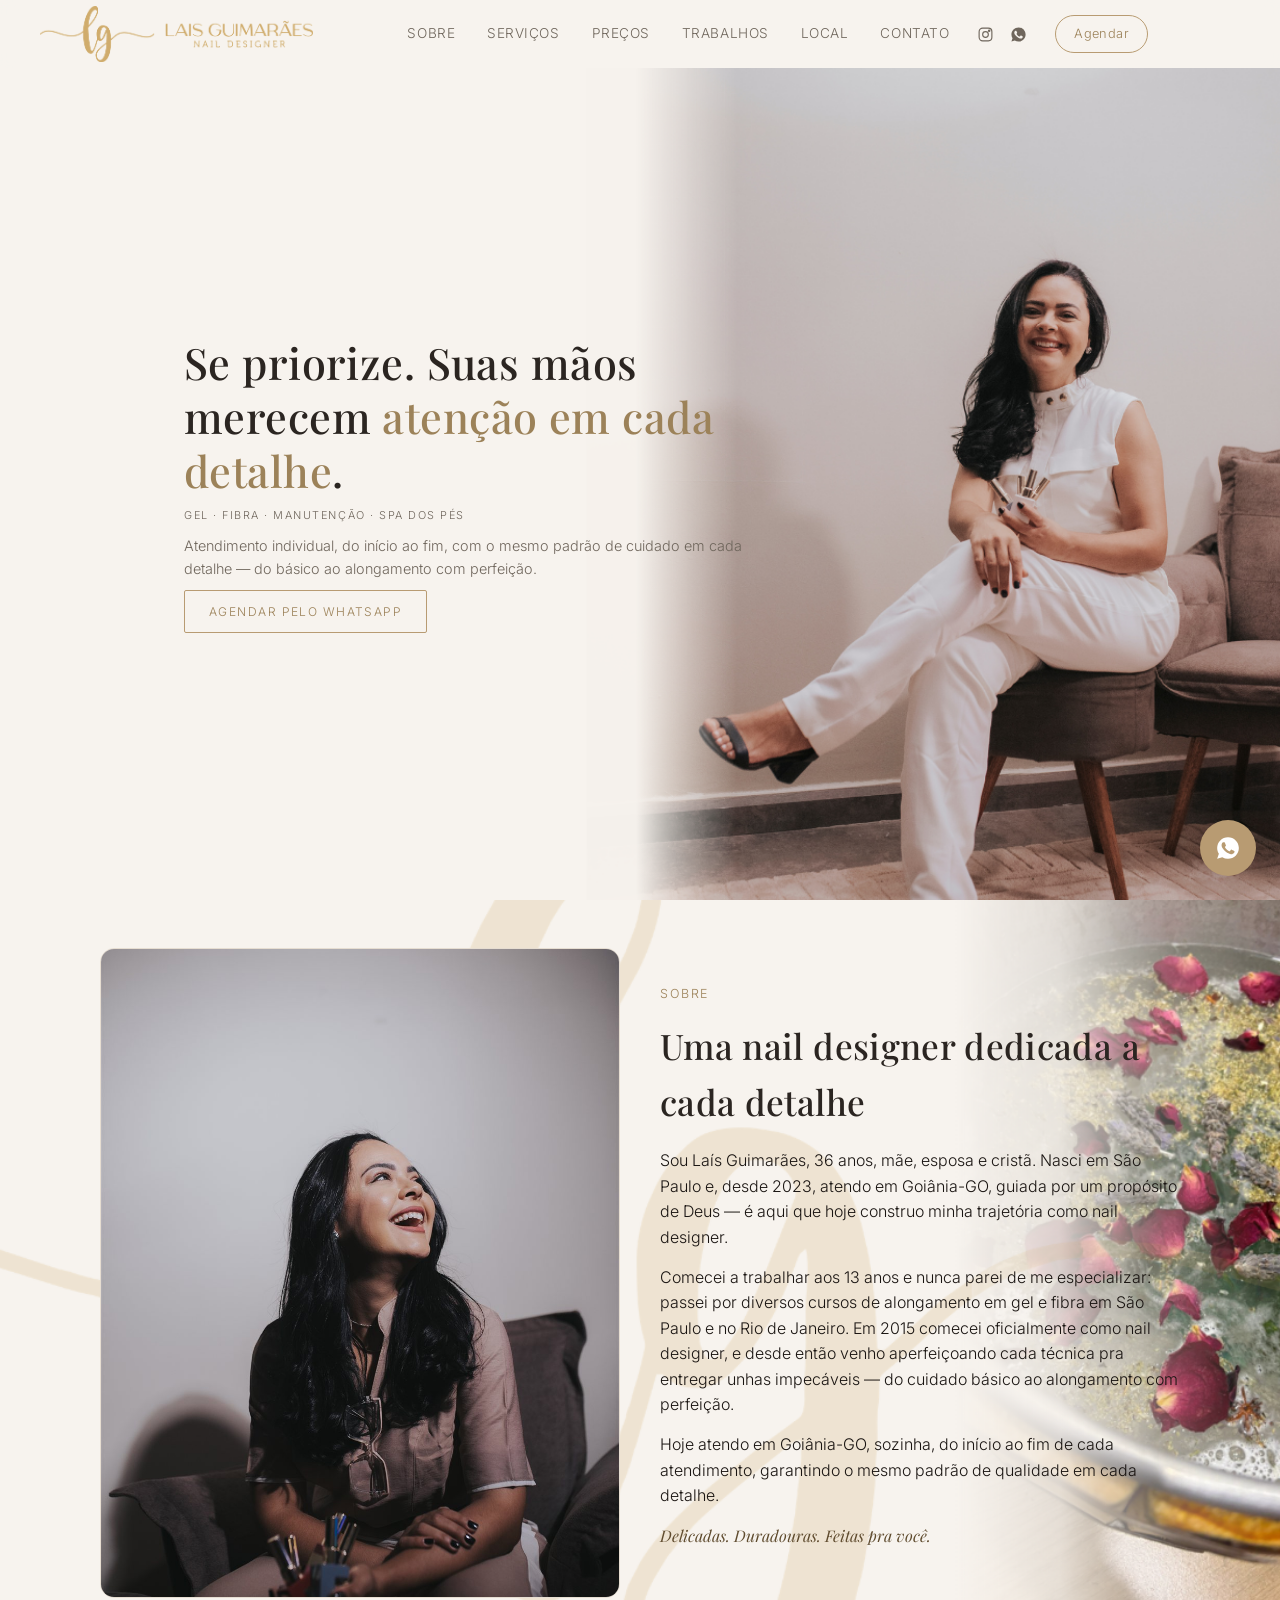
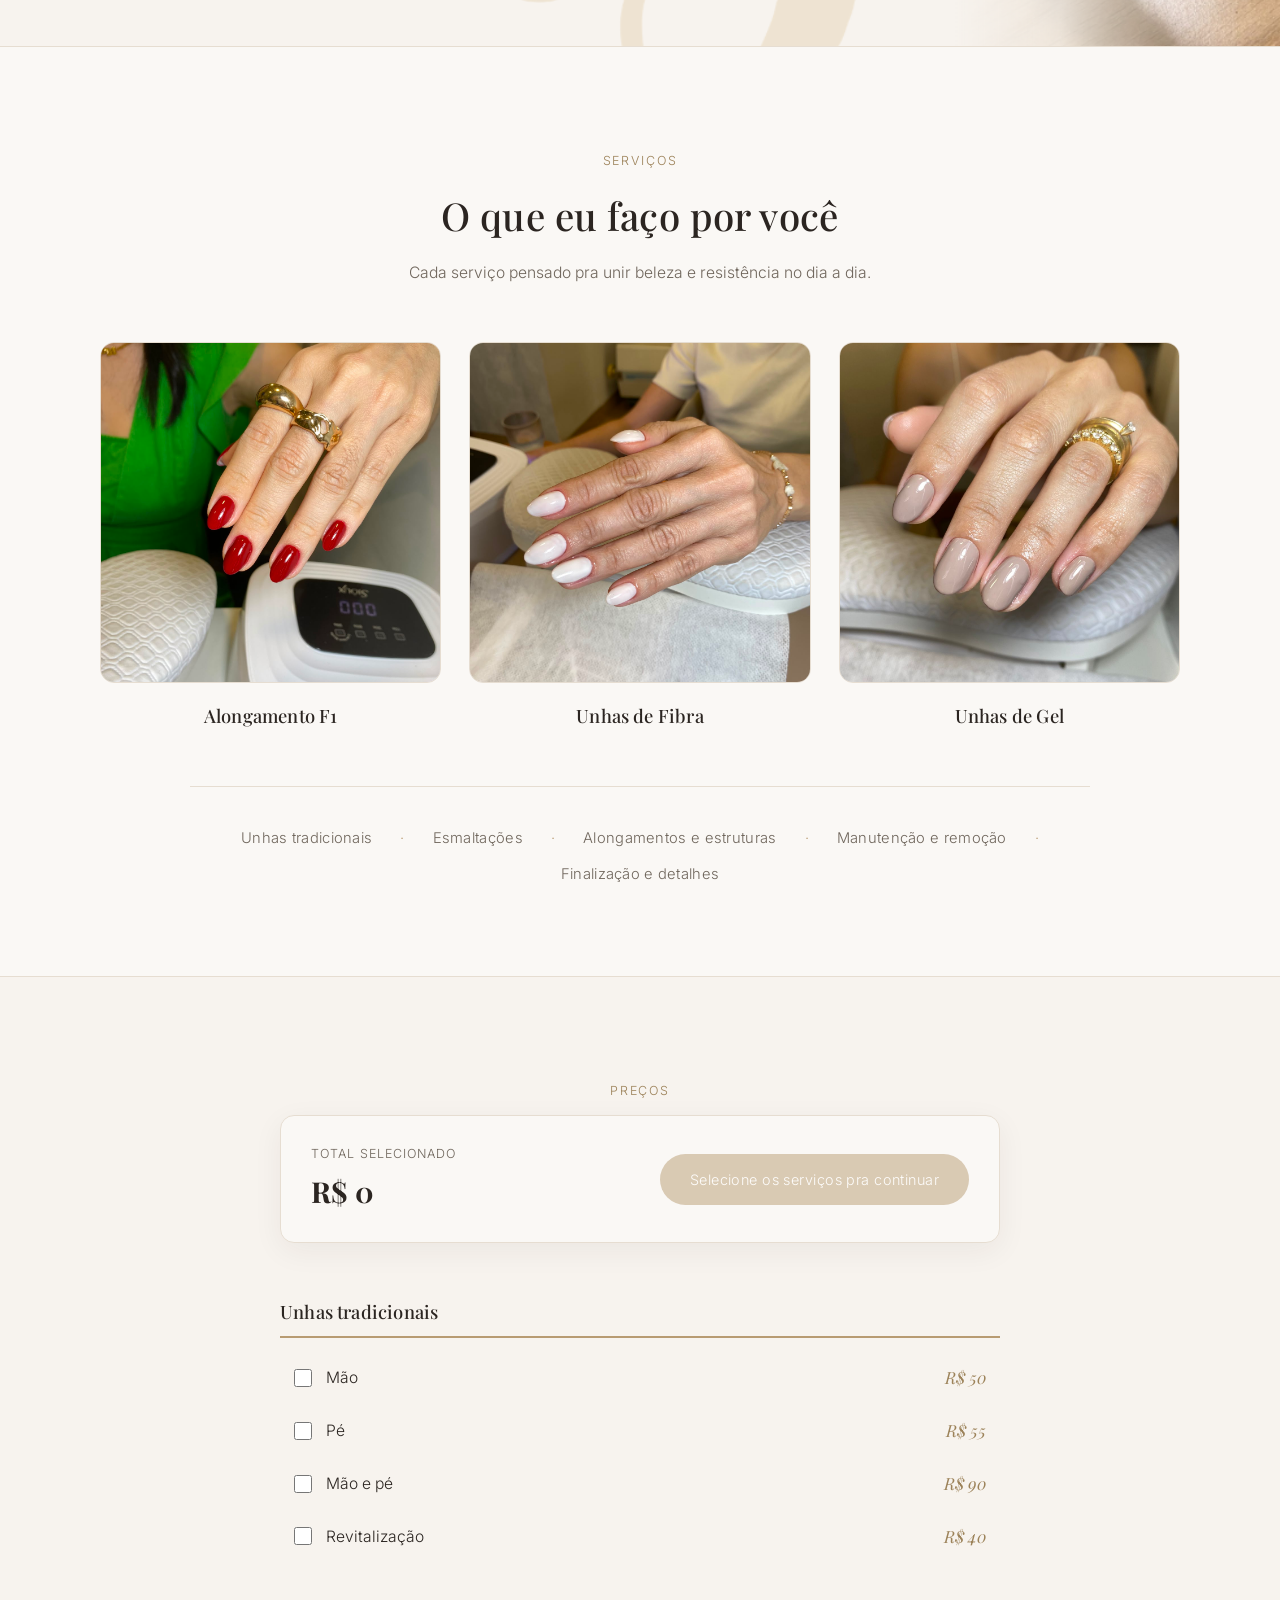
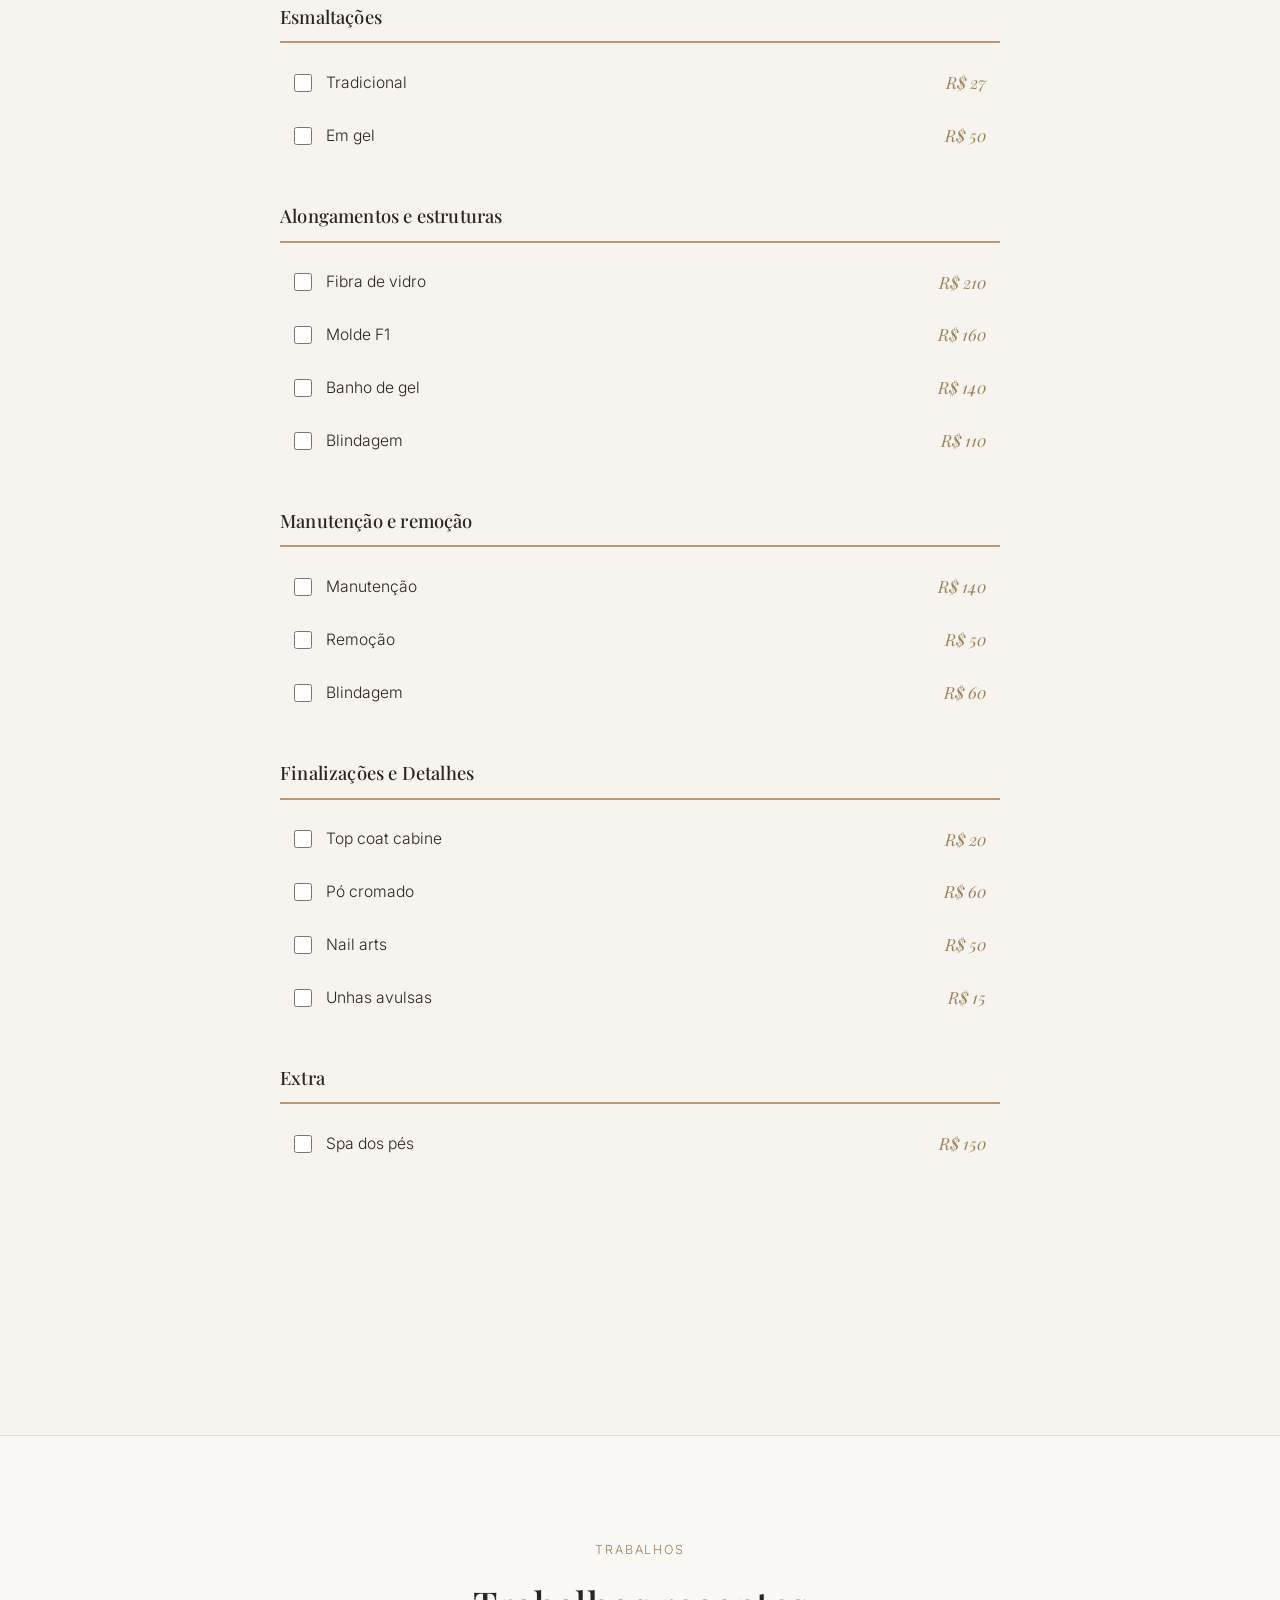
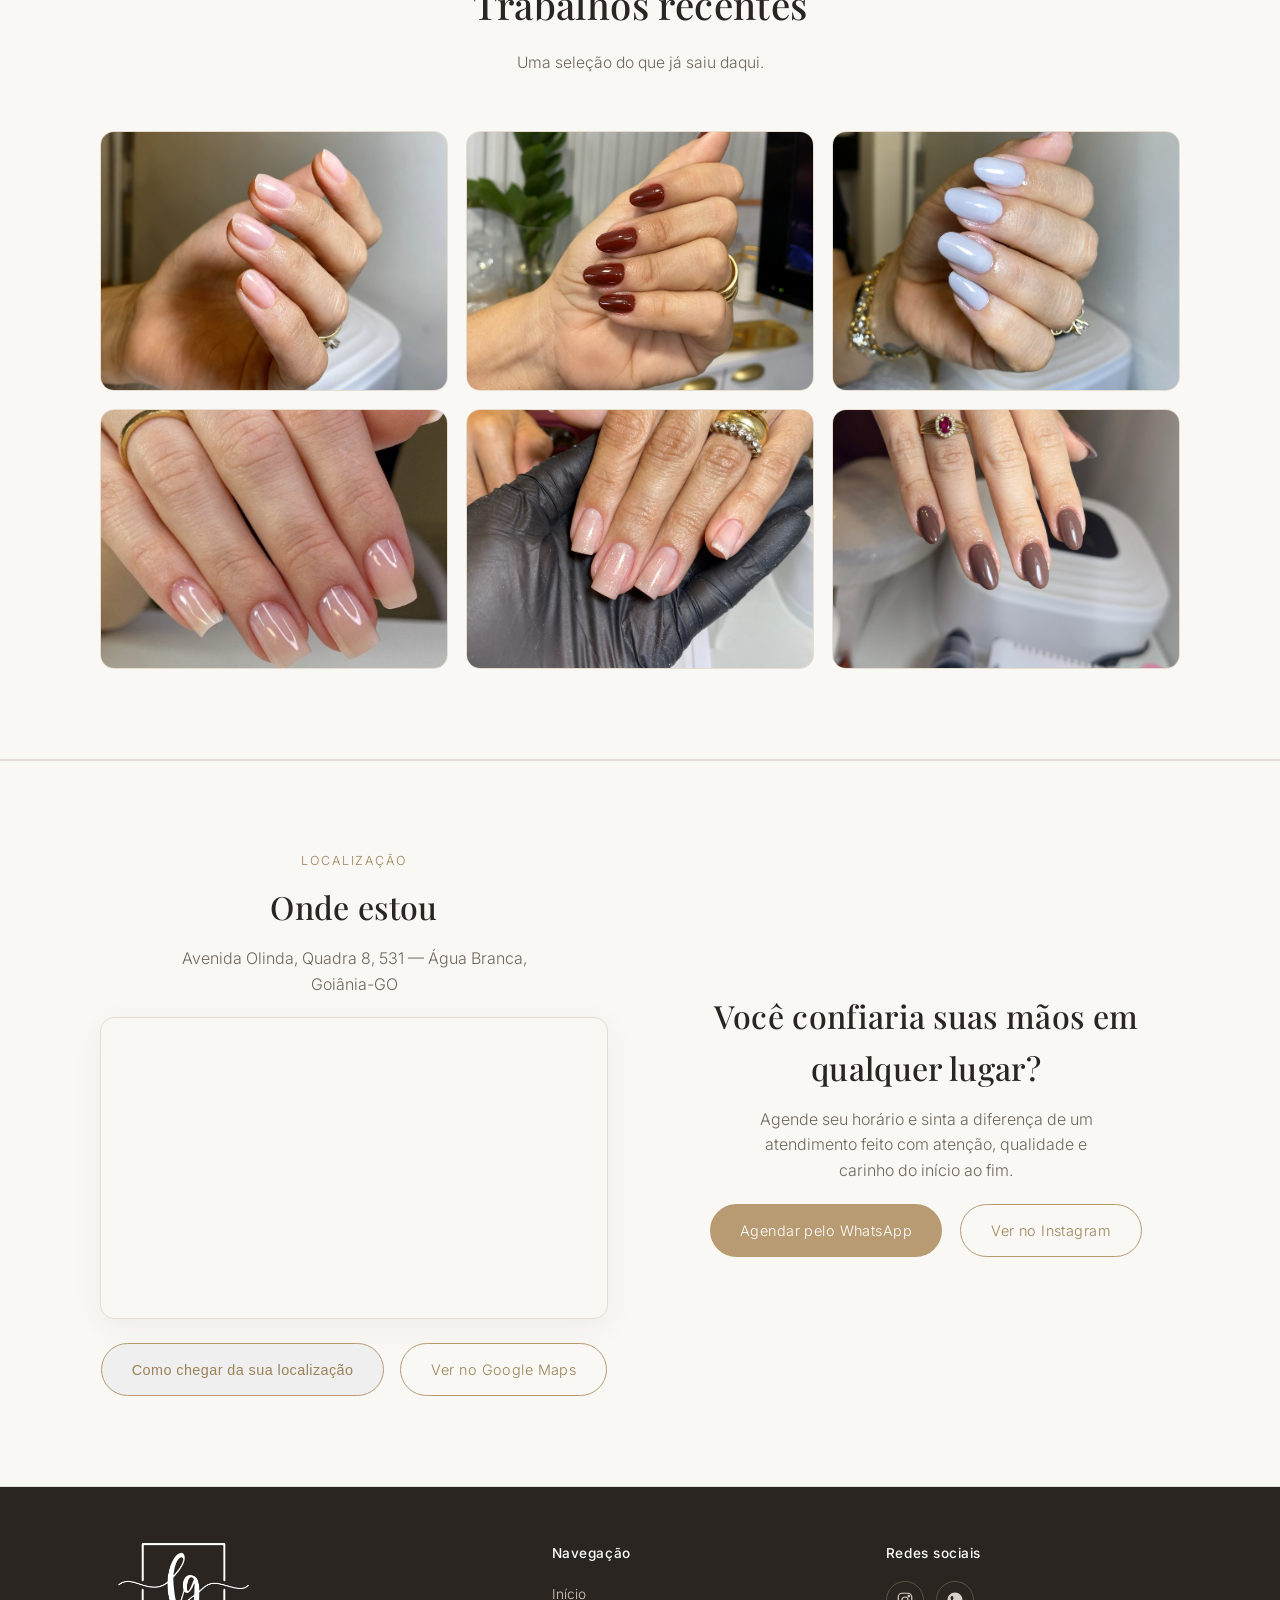
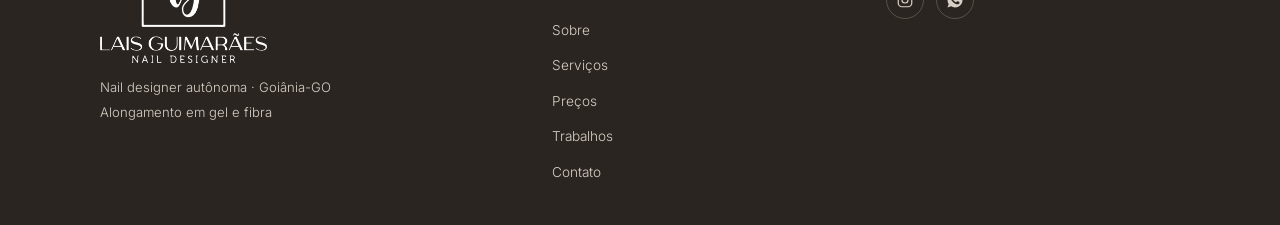
<file: index.html>
<!DOCTYPE html>
<html lang="pt-BR">
<head>
  <meta charset="UTF-8">
  <meta name="viewport" content="width=device-width, initial-scale=1.0">
  <title>Lais Guimarães Nail Design | Alongamento em Gel e Fibra, Spa dos Pés em Goiânia</title>
  <meta name="description" content="Alongamento em gel e fibra, manutenção e spa dos pés. Nail designer autônoma em Goiânia-GO. Agende pelo WhatsApp.">
  <link rel="stylesheet" href="css/styles.css">
</head>
<body>

  <header>
    <nav class="nav">
      <a href="#" class="logo">
        <img src="img/logo.png" alt="" class="logo-img">
        <img src="img/logo-nome.png" alt="Lais Guimarães Nail Designer" class="logo-nome-img">
      </a>
      <ul class="nav-links" id="nav-links">
        <li><a href="#sobre">Sobre</a></li>
        <li><a href="#servicos">Serviços</a></li>
        <li><a href="#precos">Preços</a></li>
        <li><a href="#portfolio">Trabalhos</a></li>
        <li><a href="#localizacao">Local</a></li>
        <li><a href="#contato">Contato</a></li>
      </ul>
      <div class="nav-social">
        <a href="https://www.instagram.com/laisguimaraesnail/" target="_blank" rel="noopener" aria-label="Instagram">
          <svg width="17" height="17" viewBox="0 0 24 24" fill="none" stroke="currentColor" stroke-width="1.6"><rect x="3" y="3" width="18" height="18" rx="5"/><circle cx="12" cy="12" r="4"/><circle cx="17.2" cy="6.8" r="1"/></svg>
        </a>
        <a href="https://wa.me/5514997321869?text=Oi%2C%20vim%20do%20seu%20site%20e%20gostaria%20de%20agendar%20um%20hor%C3%A1rio" target="_blank" rel="noopener" aria-label="WhatsApp">
          <svg width="17" height="17" viewBox="0 0 24 24" fill="currentColor"><path d="M12.01 2C6.48 2 2 6.48 2 12.01c0 1.99.58 3.84 1.58 5.4L2 22l4.72-1.55a9.96 9.96 0 0 0 5.29 1.53h.01c5.52 0 10-4.48 10-10S17.53 2 12.01 2Zm5.85 14.24c-.25.7-1.45 1.34-2 1.42-.51.08-1.15.11-1.86-.12-.43-.14-.98-.32-1.68-.63-2.96-1.28-4.89-4.25-5.04-4.45-.15-.2-1.2-1.6-1.2-3.05 0-1.45.76-2.16 1.03-2.46.27-.3.59-.37.78-.37.2 0 .39 0 .56.01.18.01.42-.07.66.5.25.6.84 2.06.91 2.21.08.15.13.32.02.52-.1.2-.15.32-.3.49-.15.17-.31.38-.44.51-.15.15-.3.31-.13.6.17.3.76 1.25 1.63 2.02 1.12 1 2.06 1.31 2.36 1.46.3.15.47.13.65-.08.17-.2.73-.85.93-1.14.2-.3.4-.24.66-.15.27.1 1.72.81 2.01.96.3.15.49.22.56.35.08.13.08.72-.17 1.41Z"/></svg>
        </a>
      </div>
      <a href="https://wa.me/5514997321869?text=Oi%2C%20vim%20do%20seu%20site%20e%20gostaria%20de%20agendar%20um%20hor%C3%A1rio" class="nav-cta" id="nav-cta" target="_blank" rel="noopener">Agendar</a>
      <button class="menu-toggle" id="menu-toggle" aria-label="Abrir menu">&#9776;</button>
    </nav>
  </header>

  <section class="hero" role="img" aria-label="Lais Guimarães, nail designer">
    <div class="hero-text">
      <h1>Se priorize. Suas mãos merecem <span class="accent">atenção em cada detalhe</span>.</h1>
      <p class="hero-tags">GEL &middot; FIBRA &middot; MANUTENÇÃO &middot; SPA DOS PÉS</p>
      <p class="hero-desc">Atendimento individual, do início ao fim, com o mesmo padrão de cuidado em cada detalhe — do básico ao alongamento com perfeição.</p>
      <a href="https://wa.me/5514997321869?text=Oi%2C%20vim%20do%20seu%20site%20e%20gostaria%20de%20agendar%20um%20hor%C3%A1rio" class="btn btn-outline-lg" target="_blank" rel="noopener">Agendar pelo WhatsApp</a>
    </div>
  </section>

  <section id="sobre">
    <div class="sobre">
      <img src="img/sobre-retrato.jpg" alt="Laís Guimarães, nail designer" class="sobre-foto" loading="lazy">
      <div class="sobre-texto">
        <p class="eyebrow">Sobre</p>
        <h2>Uma nail designer dedicada a cada detalhe</h2>
        <p>Sou Laís Guimarães, 36 anos, mãe, esposa e cristã. Nasci em São Paulo e, desde 2023, atendo em Goiânia-GO, guiada por um propósito de Deus — é aqui que hoje construo minha trajetória como nail designer.</p>
        <p>Comecei a trabalhar aos 13 anos e nunca parei de me especializar: passei por diversos cursos de alongamento em gel e fibra em São Paulo e no Rio de Janeiro. Em 2015 comecei oficialmente como nail designer, e desde então venho aperfeiçoando cada técnica pra entregar unhas impecáveis — do cuidado básico ao alongamento com perfeição.</p>
        <p>Hoje atendo em Goiânia-GO, sozinha, do início ao fim de cada atendimento, garantindo o mesmo padrão de qualidade em cada detalhe.</p>
        <p class="italic-accent">Delicadas. Duradouras. Feitas pra você.</p>
      </div>
    </div>
  </section>

  <section id="servicos" style="background:var(--bg-alt); border-top:1px solid var(--border); border-bottom:1px solid var(--border);">
    <div class="section-head">
      <p class="eyebrow">Serviços</p>
      <h2>O que eu faço por você</h2>
      <p>Cada serviço pensado pra unir beleza e resistência no dia a dia.</p>
    </div>
    <div class="servicos-destaque">
      <div class="servico-destaque-card">
        <img src="img/servico-f1.jpg" alt="Alongamento F1" class="servico-destaque-img" loading="lazy">
        <h3>Alongamento F1</h3>
      </div>
      <div class="servico-destaque-card">
        <img src="img/servico-fibra.jpg" alt="Unhas de Fibra" class="servico-destaque-img" loading="lazy">
        <h3>Unhas de Fibra</h3>
      </div>
      <div class="servico-destaque-card">
        <img src="img/servico-gel.jpg" alt="Unhas de Gel" class="servico-destaque-img" loading="lazy">
        <h3>Unhas de Gel</h3>
      </div>
    </div>

    <ul class="servicos-lista">
      <li>Unhas tradicionais</li>
      <li>Esmaltações</li>
      <li>Alongamentos e estruturas</li>
      <li>Manutenção e remoção</li>
      <li>Finalização e detalhes</li>
    </ul>
  </section>

  <section id="precos">
    <div class="section-head">
      <p class="eyebrow">Preços</p>
      <h2>Investimento por serviço</h2>
      <p>Selecione os serviços que quer fazer e já veja o total — depois é só continuar pro WhatsApp com o orçamento pronto.</p>
    </div>

    <form id="precos-form" class="precos-categorias">
      <div class="precos-categoria">
        <h3>Unhas tradicionais</h3>
        <div class="precos-lista">
          <label class="preco-item"><input type="checkbox" class="preco-check" data-label="Mão" data-price="50"><span class="preco-item-nome">Mão</span><span class="preco-item-valor">R$ 50</span></label>
          <label class="preco-item"><input type="checkbox" class="preco-check" data-label="Pé" data-price="55"><span class="preco-item-nome">Pé</span><span class="preco-item-valor">R$ 55</span></label>
          <label class="preco-item"><input type="checkbox" class="preco-check" data-label="Mão e pé" data-price="90"><span class="preco-item-nome">Mão e pé</span><span class="preco-item-valor">R$ 90</span></label>
          <label class="preco-item"><input type="checkbox" class="preco-check" data-label="Revitalização" data-price="40"><span class="preco-item-nome">Revitalização</span><span class="preco-item-valor">R$ 40</span></label>
        </div>
      </div>

      <div class="precos-categoria">
        <h3>Esmaltações</h3>
        <div class="precos-lista">
          <label class="preco-item"><input type="checkbox" class="preco-check" data-label="Esmaltação tradicional" data-price="27"><span class="preco-item-nome">Tradicional</span><span class="preco-item-valor">R$ 27</span></label>
          <label class="preco-item"><input type="checkbox" class="preco-check" data-label="Esmaltação em gel" data-price="50"><span class="preco-item-nome">Em gel</span><span class="preco-item-valor">R$ 50</span></label>
        </div>
      </div>

      <div class="precos-categoria">
        <h3>Alongamentos e estruturas</h3>
        <div class="precos-lista">
          <label class="preco-item"><input type="checkbox" class="preco-check" data-label="Fibra de vidro" data-price="210"><span class="preco-item-nome">Fibra de vidro</span><span class="preco-item-valor">R$ 210</span></label>
          <label class="preco-item"><input type="checkbox" class="preco-check" data-label="Molde F1" data-price="160"><span class="preco-item-nome">Molde F1</span><span class="preco-item-valor">R$ 160</span></label>
          <label class="preco-item"><input type="checkbox" class="preco-check" data-label="Banho de gel" data-price="140"><span class="preco-item-nome">Banho de gel</span><span class="preco-item-valor">R$ 140</span></label>
          <label class="preco-item"><input type="checkbox" class="preco-check" data-label="Blindagem" data-price="110"><span class="preco-item-nome">Blindagem</span><span class="preco-item-valor">R$ 110</span></label>
        </div>
      </div>

      <div class="precos-categoria">
        <h3>Manutenção e remoção</h3>
        <div class="precos-lista">
          <label class="preco-item"><input type="checkbox" class="preco-check" data-label="Manutenção" data-price="140"><span class="preco-item-nome">Manutenção</span><span class="preco-item-valor">R$ 140</span></label>
          <label class="preco-item"><input type="checkbox" class="preco-check" data-label="Remoção" data-price="50"><span class="preco-item-nome">Remoção</span><span class="preco-item-valor">R$ 50</span></label>
          <label class="preco-item"><input type="checkbox" class="preco-check" data-label="Blindagem (manutenção)" data-price="60"><span class="preco-item-nome">Blindagem</span><span class="preco-item-valor">R$ 60</span></label>
        </div>
      </div>

      <div class="precos-categoria">
        <h3>Finalizações e Detalhes</h3>
        <div class="precos-lista">
          <label class="preco-item"><input type="checkbox" class="preco-check" data-label="Top coat cabine" data-price="20"><span class="preco-item-nome">Top coat cabine</span><span class="preco-item-valor">R$ 20</span></label>
          <label class="preco-item"><input type="checkbox" class="preco-check" data-label="Pó cromado" data-price="60"><span class="preco-item-nome">Pó cromado</span><span class="preco-item-valor">R$ 60</span></label>
          <label class="preco-item"><input type="checkbox" class="preco-check" data-label="Nail arts" data-price="50"><span class="preco-item-nome">Nail arts</span><span class="preco-item-valor">R$ 50</span></label>
          <label class="preco-item"><input type="checkbox" class="preco-check" data-label="Unhas avulsas" data-price="15"><span class="preco-item-nome">Unhas avulsas</span><span class="preco-item-valor">R$ 15</span></label>
        </div>
      </div>

      <div class="precos-categoria">
        <h3>Extra</h3>
        <div class="precos-lista">
          <label class="preco-item"><input type="checkbox" class="preco-check" data-label="Spa dos pés" data-price="150"><span class="preco-item-nome">Spa dos pés</span><span class="preco-item-valor">R$ 150</span></label>
        </div>
      </div>
    </form>

    <div class="precos-resumo">
      <div class="precos-total">
        <span>Total selecionado</span>
        <strong id="precos-total-valor">R$ 0</strong>
      </div>
      <a href="https://wa.me/5514997321869" id="precos-whatsapp" class="btn btn-primary is-disabled" target="_blank" rel="noopener">Selecione os serviços pra continuar</a>
    </div>
  </section>

  <section id="portfolio" style="background:var(--bg-alt); border-top:1px solid var(--border); border-bottom:1px solid var(--border);">
    <div class="section-head">
      <p class="eyebrow">Trabalhos</p>
      <h2>Trabalhos recentes</h2>
      <p>Uma seleção do que já saiu daqui.</p>
    </div>
    <div class="portfolio-grid">
      <img src="img/portfolio-1.jpg" alt="Unhas nude com esmaltação em gel, trabalho da Lais Guimarães" loading="lazy">
      <img src="img/portfolio-2.jpg" alt="Unhas em tom marsala, trabalho da Lais Guimarães" loading="lazy">
      <img src="img/portfolio-3.jpg" alt="Unhas em lilás claro, trabalho da Lais Guimarães" loading="lazy">
      <img src="img/portfolio-4.jpg" alt="Unhas quadradas nude, trabalho da Lais Guimarães" loading="lazy">
      <img src="img/portfolio-5.jpg" alt="Unhas nude, trabalho da Lais Guimarães" loading="lazy">
      <img src="img/portfolio-6.jpg" alt="Unhas em tom nude acastanhado, trabalho da Lais Guimarães" loading="lazy">
    </div>
  </section>

  <section class="local-contato">
    <div class="local-contato-grid">
      <div id="localizacao" class="local-col">
        <p class="eyebrow">Localização</p>
        <h2>Onde estou</h2>
        <p>Avenida Olinda, Quadra 8, 531 — Água Branca, Goiânia-GO</p>
        <div class="mapa-wrap">
          <iframe
            id="mapa-iframe"
            src="https://www.google.com/maps?q=-16.6959439,-49.2266178&hl=pt-BR&z=16&output=embed"
            loading="lazy"
            referrerpolicy="no-referrer-when-downgrade"
            title="Localização — Lais Guimarães Nail Design"
            allowfullscreen>
          </iframe>
        </div>
        <div class="mapa-cta">
          <button id="btn-como-chegar" class="btn btn-outline" type="button">Como chegar da sua localização</button>
          <a href="https://www.google.com/maps/place/Lais+Guimar%C3%A3es+Nail+Designer/@-16.6959439,-49.2266178,17z/data=!3m1!4b1!4m6!3m5!1s0x935ef1298a3b182b:0x8f6fe454f44cf568!8m2!3d-16.6959439!4d-49.2266178!16s%2Fg%2F11nvfbkqk7" class="btn btn-outline" target="_blank" rel="noopener">Ver no Google Maps</a>
        </div>
      </div>

      <div id="contato" class="local-col">
        <h2>Você confiaria suas mãos em qualquer lugar?</h2>
        <p>Agende seu horário e sinta a diferença de um atendimento feito com atenção, qualidade e carinho do início ao fim.</p>
        <div class="contato-links">
          <a href="https://wa.me/5514997321869?text=Oi%2C%20vim%20do%20seu%20site%20e%20gostaria%20de%20agendar%20um%20hor%C3%A1rio" class="btn btn-primary" target="_blank" rel="noopener">Agendar pelo WhatsApp</a>
          <a href="https://www.instagram.com/laisguimaraesnail/" class="btn btn-outline" target="_blank" rel="noopener">Ver no Instagram</a>
        </div>
      </div>
    </div>
  </section>

  <footer class="site-footer">
    <div class="footer-grid">
      <div class="footer-brand">
        <img src="img/logo-completa.png" alt="Lais Guimarães Nail Design" class="footer-logo">
        <p class="footer-brand-info">Nail designer autônoma &middot; Goiânia-GO</p>
        <p class="footer-brand-info">Alongamento em gel e fibra</p>
      </div>

      <div class="footer-col">
        <h4>Navegação</h4>
        <ul>
          <li><a href="#">Início</a></li>
          <li><a href="#sobre">Sobre</a></li>
          <li><a href="#servicos">Serviços</a></li>
          <li><a href="#precos">Preços</a></li>
          <li><a href="#portfolio">Trabalhos</a></li>
          <li><a href="#contato">Contato</a></li>
        </ul>
      </div>

      <div class="footer-col">
        <h4>Redes sociais</h4>
        <div class="footer-social">
          <a href="https://www.instagram.com/laisguimaraesnail/" target="_blank" rel="noopener" aria-label="Instagram">
            <svg width="18" height="18" viewBox="0 0 24 24" fill="none" stroke="currentColor" stroke-width="1.6"><rect x="3" y="3" width="18" height="18" rx="5"/><circle cx="12" cy="12" r="4"/><circle cx="17.2" cy="6.8" r="1"/></svg>
          </a>
          <a href="https://wa.me/5514997321869?text=Oi%2C%20vim%20do%20seu%20site%20e%20gostaria%20de%20agendar%20um%20hor%C3%A1rio" target="_blank" rel="noopener" aria-label="WhatsApp">
            <svg width="18" height="18" viewBox="0 0 24 24" fill="currentColor"><path d="M12.01 2C6.48 2 2 6.48 2 12.01c0 1.99.58 3.84 1.58 5.4L2 22l4.72-1.55a9.96 9.96 0 0 0 5.29 1.53h.01c5.52 0 10-4.48 10-10S17.53 2 12.01 2Zm5.85 14.24c-.25.7-1.45 1.34-2 1.42-.51.08-1.15.11-1.86-.12-.43-.14-.98-.32-1.68-.63-2.96-1.28-4.89-4.25-5.04-4.45-.15-.2-1.2-1.6-1.2-3.05 0-1.45.76-2.16 1.03-2.46.27-.3.59-.37.78-.37.2 0 .39 0 .56.01.18.01.42-.07.66.5.25.6.84 2.06.91 2.21.08.15.13.32.02.52-.1.2-.15.32-.3.49-.15.17-.31.38-.44.51-.15.15-.3.31-.13.6.17.3.76 1.25 1.63 2.02 1.12 1 2.06 1.31 2.36 1.46.3.15.47.13.65-.08.17-.2.73-.85.93-1.14.2-.3.4-.24.66-.15.27.1 1.72.81 2.01.96.3.15.49.22.56.35.08.13.08.72-.17 1.41Z"/></svg>
          </a>
        </div>
      </div>
    </div>
  </footer>

  <a href="https://wa.me/5514997321869?text=Oi%2C%20vim%20do%20seu%20site%20e%20gostaria%20de%20agendar%20um%20hor%C3%A1rio" class="whatsapp-float" target="_blank" rel="noopener" aria-label="Agendar pelo WhatsApp">
    <svg width="26" height="26" viewBox="0 0 24 24" fill="currentColor"><path d="M12.01 2C6.48 2 2 6.48 2 12.01c0 1.99.58 3.84 1.58 5.4L2 22l4.72-1.55a9.96 9.96 0 0 0 5.29 1.53h.01c5.52 0 10-4.48 10-10S17.53 2 12.01 2Zm5.85 14.24c-.25.7-1.45 1.34-2 1.42-.51.08-1.15.11-1.86-.12-.43-.14-.98-.32-1.68-.63-2.96-1.28-4.89-4.25-5.04-4.45-.15-.2-1.2-1.6-1.2-3.05 0-1.45.76-2.16 1.03-2.46.27-.3.59-.37.78-.37.2 0 .39 0 .56.01.18.01.42-.07.66.5.25.6.84 2.06.91 2.21.08.15.13.32.02.52-.1.2-.15.32-.3.49-.15.17-.31.38-.44.51-.15.15-.3.31-.13.6.17.3.76 1.25 1.63 2.02 1.12 1 2.06 1.31 2.36 1.46.3.15.47.13.65-.08.17-.2.73-.85.93-1.14.2-.3.4-.24.66-.15.27.1 1.72.81 2.01.96.3.15.49.22.56.35.08.13.08.72-.17 1.41Z"/></svg>
  </a>

  <script src="js/main.js"></script>
</body>
</html>
</file>
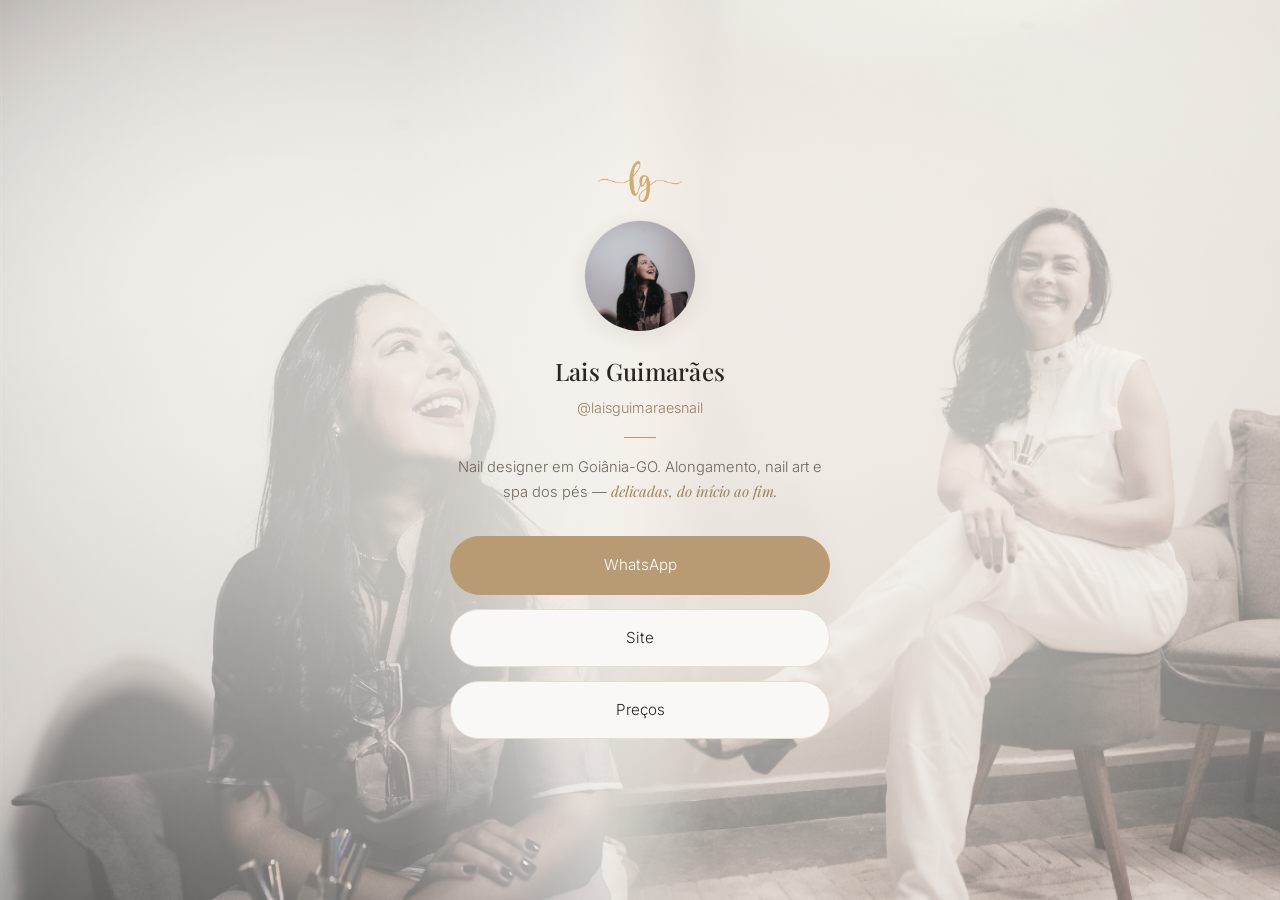
<file: linktree.html>
<!DOCTYPE html>
<html lang="pt-BR">
<head>
  <meta charset="UTF-8">
  <meta name="viewport" content="width=device-width, initial-scale=1.0">
  <title>Lais Guimarães Nail Design | Links</title>
  <meta name="description" content="Agende seu horário, veja o portfólio e siga no Instagram.">
  <link rel="stylesheet" href="css/styles.css">
</head>
<body>
  <div class="linktree-bg" aria-hidden="true">
    <img src="img/hero.png" alt="" class="linktree-bg-photo linktree-bg-photo--hero">
    <img src="img/sobre-retrato.jpg" alt="" class="linktree-bg-photo linktree-bg-photo--retrato">
    <div class="linktree-bg-overlay"></div>
  </div>

  <div class="linktree-page">
    <div class="linktree-card">
      <img src="img/logo.png" alt="" class="linktree-mark">
      <img src="img/sobre-retrato.jpg" alt="Lais Guimarães, nail designer" class="linktree-avatar">
      <h1 class="serif">Lais Guimarães</h1>
      <p class="handle">@laisguimaraesnail</p>
      <hr class="linktree-divider">
      <p class="bio">Nail designer em Goiânia-GO. Alongamento, nail art e spa dos pés — <span class="italic-accent">delicadas, do início ao fim.</span></p>

      <div class="linktree-links">
        <a href="https://wa.me/5514997321869?text=Oi%2C%20vim%20do%20seu%20site%20e%20gostaria%20de%20agendar%20um%20hor%C3%A1rio" class="linktree-link principal" target="_blank" rel="noopener">WhatsApp</a>
        <a href="index.html" class="linktree-link" target="_blank" rel="noopener">Site</a>
        <a href="index.html#precos" class="linktree-link" target="_blank" rel="noopener">Preços</a>
      </div>
    </div>
  </div>
</body>
</html>
</file>
<file: css/styles.css>
/* Lais Guimarães Nail Design — identidade visual em identidade/design-guide.md */

@import url('https://fonts.googleapis.com/css2?family=Playfair+Display:ital,wght@0,400;0,500;1,400;1,500&family=Inter:wght@300;400;500&display=swap');

:root {
  --bg: #F7F3EE;
  --bg-alt: #FAF8F5;
  --accent: #B89B72;
  --accent-dark: #9c8259;
  --text: #2B2521;
  --text-soft: #6f665c;
  --border: #e6ddd1;
  --radius: 14px;
  --shadow: 0 8px 30px rgba(43, 37, 33, 0.06);
  --header-h: 68px;
}

* { box-sizing: border-box; margin: 0; padding: 0; }

html { scroll-behavior: smooth; }

body {
  font-family: 'Inter', system-ui, sans-serif;
  font-weight: 300;
  color: var(--text);
  background: var(--bg);
  line-height: 1.6;
  -webkit-font-smoothing: antialiased;
}

h1, h2, h3, .serif {
  font-family: 'Playfair Display', Georgia, serif;
  font-weight: 500;
  letter-spacing: 0.01em;
}

.italic-accent {
  font-family: 'Playfair Display', Georgia, serif;
  font-style: italic;
  font-weight: 400;
  color: var(--accent-dark);
}

a { color: inherit; text-decoration: none; }

img { max-width: 100%; display: block; }

.container {
  max-width: 1080px;
  margin: 0 auto;
  padding: 0 24px;
}

/* ---------- Header ---------- */

header {
  position: sticky;
  top: 0;
  z-index: 100;
  background: rgba(247, 243, 238, 0.9);
  backdrop-filter: blur(8px);
}

.nav {
  display: flex;
  align-items: center;
  gap: 28px;
  height: var(--header-h);
  padding-left: 40px;
  padding-right: max(32px, calc((100vw - 1080px) / 2 + 32px));
}

.logo {
  display: flex;
  align-items: center;
  gap: 10px;
  font-family: 'Playfair Display', serif;
  font-size: 1.25rem;
  letter-spacing: 0.03em;
}

.logo-img { height: 56px; width: auto; }

.logo-nome-img { height: 28px; width: auto; }

.nav-links {
  display: flex;
  gap: 32px;
  margin-left: auto;
  list-style: none;
  font-size: 0.85rem;
  letter-spacing: 0.04em;
  text-transform: uppercase;
}

.nav-links a {
  color: var(--text-soft);
  transition: color 0.2s;
}

.nav-links a:hover { color: var(--accent-dark); }

.nav-cta {
  display: inline-block;
  border: 1px solid var(--accent);
  color: var(--accent-dark);
  padding: 8px 18px;
  border-radius: 999px;
  font-size: 0.8rem;
  letter-spacing: 0.03em;
  transition: background 0.2s, color 0.2s;
  white-space: nowrap;
}

.nav-cta:hover { background: var(--accent); color: #fff; }

.nav-social {
  display: flex;
  gap: 16px;
  color: var(--text-soft);
}

.nav-social a { display: flex; transition: color 0.2s; }
.nav-social a:hover { color: var(--accent-dark); }

.menu-toggle {
  display: none;
  background: none;
  border: none;
  font-size: 1.5rem;
  color: var(--text);
  cursor: pointer;
  padding: 10px;
  margin: -10px -10px -10px auto;
}

/* ---------- Hero ---------- */

.hero {
  height: calc(100vh - var(--header-h));
  overflow: hidden;
  display: flex;
  align-items: center;
  background-color: var(--bg);
  background-image: url('../img/hero.png');
  background-size: cover;
  background-position: 75% 15%;
  background-repeat: no-repeat;
}

.hero-text {
  display: flex;
  flex-direction: column;
  justify-content: center;
  gap: 10px;
  padding: 24px 40px 24px 160px;
  max-width: 800px;
  overflow: hidden;
}

.hero-text h1 {
  font-size: clamp(2.1rem, 3.4vw, 2.7rem);
  line-height: 1.25;
}

.hero-text h1 .accent {
  color: var(--accent-dark);
}

.hero-tags {
  font-size: 0.68rem;
  letter-spacing: 0.14em;
  text-transform: uppercase;
  color: var(--text-soft);
}

.hero-desc {
  font-size: 0.9rem;
  color: var(--text-soft);
  max-width: 620px;
}

.btn {
  display: inline-flex;
  align-items: center;
  gap: 8px;
  padding: 14px 30px;
  border-radius: 999px;
  font-size: 0.9rem;
  letter-spacing: 0.03em;
  transition: transform 0.2s, box-shadow 0.2s;
}

.btn-primary {
  background: var(--accent);
  color: #fff;
}

.btn-primary:hover {
  background: var(--accent-dark);
  box-shadow: var(--shadow);
  transform: translateY(-1px);
}

.btn-outline {
  border: 1px solid var(--accent);
  color: var(--accent-dark);
}

.btn-outline:hover { background: var(--accent); color: #fff; }

.btn-outline-lg {
  border: 1px solid var(--accent);
  color: var(--accent-dark);
  border-radius: 2px;
  padding: 11px 24px;
  font-size: 0.75rem;
  text-transform: uppercase;
  letter-spacing: 0.12em;
  align-self: flex-start;
}

.btn-outline-lg:hover { background: var(--accent); color: #fff; }

/* ---------- WhatsApp flutuante ---------- */

.whatsapp-float {
  position: fixed;
  bottom: 24px;
  right: 24px;
  width: 56px;
  height: 56px;
  border-radius: 50%;
  background: var(--accent);
  color: #fff;
  display: flex;
  align-items: center;
  justify-content: center;
  box-shadow: var(--shadow);
  z-index: 200;
  transition: transform 0.2s, background 0.2s;
}

.whatsapp-float:hover { background: var(--accent-dark); transform: scale(1.06); }

/* ---------- Placeholder de imagem ---------- */

.img-placeholder {
  background: linear-gradient(135deg, #efe6d8, #f7f1e7);
  border: 1px dashed var(--accent);
  border-radius: var(--radius);
  display: flex;
  align-items: center;
  justify-content: center;
  text-align: center;
  color: var(--accent-dark);
  font-size: 0.78rem;
  letter-spacing: 0.02em;
  padding: 16px;
  min-height: 220px;
}

/* ---------- Seções gerais ---------- */

section { padding: 90px 24px; }

.section-head {
  text-align: center;
  max-width: 560px;
  margin: 0 auto 56px;
}

.section-head .eyebrow {
  font-size: 0.78rem;
  letter-spacing: 0.15em;
  text-transform: uppercase;
  color: var(--accent-dark);
  margin-bottom: 14px;
}

.section-head h2 { font-size: clamp(1.8rem, 3.5vw, 2.4rem); }

.section-head p {
  color: var(--text-soft);
  margin-top: 14px;
  font-size: 0.98rem;
}

/* ---------- Sobre ---------- */

#sobre {
  padding: 48px 24px;
  min-height: 640px;
  display: flex;
  align-items: center;
  background-color: var(--bg);
  background-image: url('../img/sobre-fundo.png');
  background-size: cover;
  background-position: center;
  background-repeat: no-repeat;
}

.sobre {
  display: grid;
  grid-template-columns: 1fr 1fr;
  gap: 40px;
  align-items: center;
  max-width: 1080px;
  margin: 0 auto;
}

.sobre-foto {
  width: 100%;
  aspect-ratio: 4 / 5;
  object-fit: cover;
  object-position: center 20%;
  border-radius: var(--radius);
  border: 1px solid var(--border);
}

.sobre-texto .eyebrow {
  font-size: 0.78rem;
  letter-spacing: 0.15em;
  text-transform: uppercase;
  color: var(--accent-dark);
  margin-bottom: 14px;
}

.sobre-texto h2 { font-size: clamp(1.7rem, 3vw, 2.2rem); margin-bottom: 18px; }

.sobre-texto p { color: #1a1512; margin-bottom: 14px; }

.sobre-texto .italic-accent { color: #5f4b2e; }

/* ---------- Serviços ---------- */

.servicos-destaque {
  display: grid;
  grid-template-columns: repeat(3, 1fr);
  gap: 28px;
  max-width: 1080px;
  margin: 0 auto;
}

.servico-destaque-card { text-align: center; }

.servico-destaque-img {
  aspect-ratio: 1 / 1;
  min-height: 0;
  width: 100%;
  margin-bottom: 18px;
  object-fit: cover;
  border-radius: var(--radius);
  border: 1px solid var(--border);
}

.servico-destaque-card h3 { font-size: 1.15rem; }

.servicos-lista {
  list-style: none;
  display: flex;
  justify-content: center;
  align-items: center;
  flex-wrap: wrap;
  gap: 12px 28px;
  max-width: 900px;
  margin: 56px auto 0;
  padding-top: 40px;
  border-top: 1px solid var(--border);
  text-align: center;
  color: var(--text-soft);
  font-size: 0.92rem;
  letter-spacing: 0.02em;
}

.servicos-lista li:not(:last-child)::after {
  content: '·';
  margin-left: 28px;
  color: var(--accent);
}

/* ---------- Preços ---------- */

.precos-categorias {
  max-width: 720px;
  margin: 0 auto;
  display: flex;
  flex-direction: column;
  gap: 40px;
}

.precos-categoria h3 {
  font-size: 1.15rem;
  padding-bottom: 10px;
  margin-bottom: 14px;
  border-bottom: 2px solid var(--accent);
}

.precos-lista {
  display: flex;
  flex-direction: column;
  gap: 2px;
}

.preco-item {
  display: flex;
  align-items: center;
  gap: 14px;
  padding: 12px 14px;
  border-radius: 8px;
  cursor: pointer;
  transition: background 0.2s;
}

.preco-item:hover { background: var(--bg-alt); }

.preco-item:has(.preco-check:checked) {
  background: var(--bg-alt);
  box-shadow: inset 0 0 0 1px var(--accent);
}

.preco-check {
  width: 18px;
  height: 18px;
  accent-color: var(--accent-dark);
  flex-shrink: 0;
}

.preco-item-nome { flex: 1; font-size: 0.98rem; }

.preco-item-valor {
  font-family: 'Playfair Display', serif;
  font-style: italic;
  color: var(--accent-dark);
  font-size: 1.05rem;
  white-space: nowrap;
}

.precos-resumo {
  max-width: 720px;
  margin: 48px auto 0;
  background: var(--bg-alt);
  border: 1px solid var(--border);
  border-radius: var(--radius);
  padding: 28px 30px;
  display: flex;
  align-items: center;
  justify-content: space-between;
  gap: 20px;
  flex-wrap: wrap;
  position: sticky;
  bottom: 16px;
  box-shadow: var(--shadow);
}

.precos-total {
  display: flex;
  flex-direction: column;
  gap: 4px;
}

.precos-total span {
  font-size: 0.78rem;
  letter-spacing: 0.08em;
  text-transform: uppercase;
  color: var(--text-soft);
}

.precos-total strong {
  font-family: 'Playfair Display', serif;
  font-size: 1.8rem;
  color: var(--text);
}

#precos-whatsapp.is-disabled {
  opacity: 0.5;
  pointer-events: none;
}

/* ---------- Portfólio ---------- */

.portfolio-grid {
  display: grid;
  grid-template-columns: repeat(3, 1fr);
  gap: 18px;
  max-width: 1080px;
  margin: 0 auto;
}

.portfolio-grid .img-placeholder { min-height: 260px; }

.portfolio-grid img {
  width: 100%;
  height: 260px;
  object-fit: cover;
  object-position: center 80%;
  border-radius: var(--radius);
  border: 1px solid var(--border);
  transition: transform 0.3s;
}

.portfolio-grid img:hover { transform: scale(1.02); }

/* ---------- Localização ---------- */

.mapa-wrap {
  margin: 0 auto;
  border-radius: var(--radius);
  overflow: hidden;
  border: 1px solid var(--border);
  box-shadow: var(--shadow);
}

.mapa-wrap iframe {
  width: 100%;
  height: 300px;
  border: 0;
  display: block;
}

.mapa-cta {
  display: flex;
  justify-content: center;
  gap: 16px;
  flex-wrap: wrap;
  margin-top: 24px;
}

/* ---------- Localização + Contato (seção combinada) ---------- */

.local-contato {
  background: var(--bg-alt);
  border-top: 1px solid var(--border);
  border-bottom: 1px solid var(--border);
}

.local-contato-grid {
  display: grid;
  grid-template-columns: 1fr 1fr;
  gap: 64px;
  align-items: center;
  max-width: 1080px;
  margin: 0 auto;
  text-align: center;
}

.local-col .eyebrow {
  font-size: 0.78rem;
  letter-spacing: 0.15em;
  text-transform: uppercase;
  color: var(--accent-dark);
  margin-bottom: 10px;
}

.local-col h2 { font-size: clamp(1.5rem, 2.6vw, 2rem); margin-bottom: 14px; }

.local-col > p { color: var(--text-soft); max-width: 380px; margin: 0 auto 20px; }

.contato-links {
  display: flex;
  justify-content: center;
  gap: 18px;
  flex-wrap: wrap;
}

/* ---------- Footer ---------- */

.site-footer {
  background: var(--text);
  color: #d8d0c6;
  padding: 56px 24px 40px;
}

.footer-grid {
  max-width: 1080px;
  margin: 0 auto;
  display: grid;
  grid-template-columns: 1.4fr 1fr 1fr;
  gap: 40px;
}

.footer-logo {
  height: 120px;
  width: auto;
  margin-bottom: 14px;
  filter: brightness(0) invert(1);
}

.footer-brand-info { font-size: 0.82rem; margin-bottom: 4px; }

.footer-col h4 {
  color: #fff;
  font-family: 'Inter', sans-serif;
  font-weight: 500;
  font-size: 0.85rem;
  letter-spacing: 0.04em;
  margin-bottom: 16px;
}

.footer-col ul { list-style: none; }

.footer-col ul li:not(:last-child) { margin-bottom: 10px; }

.footer-col a {
  color: #d8d0c6;
  font-size: 0.85rem;
  transition: color 0.2s;
}

.footer-col a:hover { color: var(--accent); }

.footer-social { display: flex; gap: 12px; }

.footer-social a {
  width: 38px;
  height: 38px;
  border: 1px solid #5a5148;
  border-radius: 50%;
  display: flex;
  align-items: center;
  justify-content: center;
  color: #d8d0c6;
  transition: border-color 0.2s, color 0.2s;
}

.footer-social a:hover { border-color: var(--accent); color: var(--accent); }

/* ---------- Linktree ---------- */

.linktree-bg {
  position: fixed;
  inset: 0;
  z-index: 0;
  overflow: hidden;
  background: var(--bg);
}

.linktree-bg-photo {
  position: absolute;
  inset: 0;
  width: 100%;
  height: 100%;
  object-fit: cover;
  filter: grayscale(0.4) sepia(0.15) saturate(0.85) brightness(1.08);
  opacity: 0.9;
}

.linktree-bg-photo--hero { object-position: 78% 38%; }

.linktree-bg-photo--retrato {
  inset: 0 auto 0 0;
  width: 58%;
  object-position: center 8%;
  -webkit-mask-image: linear-gradient(to right, black 0%, black 55%, transparent 100%);
  mask-image: linear-gradient(to right, black 0%, black 55%, transparent 100%);
}

.linktree-bg-overlay {
  position: absolute;
  inset: 0;
  background: radial-gradient(ellipse 78% 68% at 50% 46%,
    rgba(247, 243, 238, 0.82) 0%,
    rgba(247, 243, 238, 0.72) 40%,
    rgba(247, 243, 238, 0.5) 65%,
    rgba(247, 243, 238, 0.26) 100%);
}

.linktree-page {
  position: relative;
  z-index: 1;
  min-height: 100vh;
  display: flex;
  align-items: center;
  justify-content: center;
  padding: 48px 20px;
}

.linktree-card {
  width: 100%;
  max-width: 380px;
  text-align: center;
}

.linktree-avatar {
  width: 112px;
  height: 112px;
  border-radius: 50%;
  margin: 0 auto 20px;
  object-fit: cover;
  object-position: center 22%;
  border: 1px solid var(--border);
  box-shadow: 0 6px 20px rgba(43, 37, 33, 0.08);
}

.linktree-mark {
  width: 84px;
  margin: 0 auto 18px;
  display: block;
}

.linktree-card h1 { font-size: 1.5rem; margin-bottom: 6px; }

.linktree-card .handle { color: var(--accent-dark); font-size: 0.9rem; margin-bottom: 18px; }

.linktree-divider {
  width: 32px;
  height: 1px;
  background: var(--accent);
  border: none;
  margin: 0 auto 18px;
}

.linktree-card .bio {
  color: var(--text-soft);
  font-size: 0.92rem;
  margin-bottom: 32px;
}

.linktree-links {
  display: flex;
  flex-direction: column;
  gap: 14px;
}

.linktree-link {
  display: block;
  background: var(--bg-alt);
  border: 1px solid var(--border);
  border-radius: 999px;
  padding: 16px 24px;
  font-size: 0.95rem;
  transition: border-color 0.2s, transform 0.2s;
}

.linktree-link:hover {
  border-color: var(--accent);
  transform: translateY(-2px);
}

.linktree-link.principal {
  background: var(--accent);
  color: #fff;
  border-color: var(--accent);
}

.linktree-link.principal:hover { background: var(--accent-dark); }

/* ---------- Responsivo ---------- */

/* Abaixo de 1024px o menu completo (6 links + ícones + botão) não cabe mais
   ao lado da logo grande — vira hambúrguer aqui, bem antes do breakpoint de
   celular, pra não cortar/quebrar em tablets e janelas médias. */
@media (max-width: 1024px) {
  .nav { padding-left: 20px; padding-right: 12px; gap: 12px; }

  .nav-links, .nav-cta, .nav-social { display: none; }
  .menu-toggle { display: block; }

  .nav-links.open {
    display: flex;
    flex-direction: column;
    gap: 20px;
    margin-left: 0;
    position: absolute;
    top: 100%;
    left: 0;
    right: 0;
    background: var(--bg);
    border-bottom: 1px solid var(--border);
    padding: 24px;
  }

  .nav-cta.open { display: inline-block; margin: 0 24px 24px; }
}

@media (max-width: 860px) {
  .sobre { grid-template-columns: 1fr; }
  .servicos-destaque { grid-template-columns: repeat(2, 1fr); }
  .portfolio-grid { grid-template-columns: repeat(2, 1fr); }
  .local-contato-grid { grid-template-columns: 1fr; gap: 48px; }
  .footer-grid { grid-template-columns: 1fr; gap: 32px; text-align: center; }
  .footer-social { justify-content: center; }

  /* Nesse tamanho a foto de fundo já não sobra espaço pro degradê ficar atrás do texto,
     então o texto ganha um cartão sólido ancorado embaixo, sobre a foto. */
  .hero { align-items: flex-end; background-position: 78% 15%; }
  .hero-text {
    max-width: none;
    width: 100%;
    background: rgba(247, 243, 238, 0.94);
    backdrop-filter: blur(6px);
    padding: 24px 24px 28px;
    gap: 8px;
  }

  /* O fundo composto (foto + área lisa) foi desenhado pra proporção larga do
     desktop — empilhado e mais alto que largo, o "cover" só mostraria uma
     fatia recortada aleatória da foto. Melhor cair pra cor sólida aqui; o
     retrato real (.sobre-foto) e o texto já carregam a seção sozinhos. */
  #sobre {
    min-height: 0;
    background-image: none;
  }
}

@media (max-width: 640px) {
  .logo { gap: 6px; }
  .logo-img { height: 38px; }
  .logo-nome-img { height: 17px; }

  .servicos-destaque { grid-template-columns: 1fr; max-width: 320px; }
  .servicos-lista { gap: 10px 20px; }
  .servicos-lista li:not(:last-child)::after { margin-left: 20px; }
  .portfolio-grid { grid-template-columns: 1fr; }

  .precos-resumo { flex-direction: column; align-items: stretch; text-align: center; position: static; }

  section { padding: 64px 20px; }
  .hero-text { padding: 20px 20px 24px; gap: 6px; }
  .whatsapp-float { width: 50px; height: 50px; bottom: 18px; right: 18px; }
}
</file>
